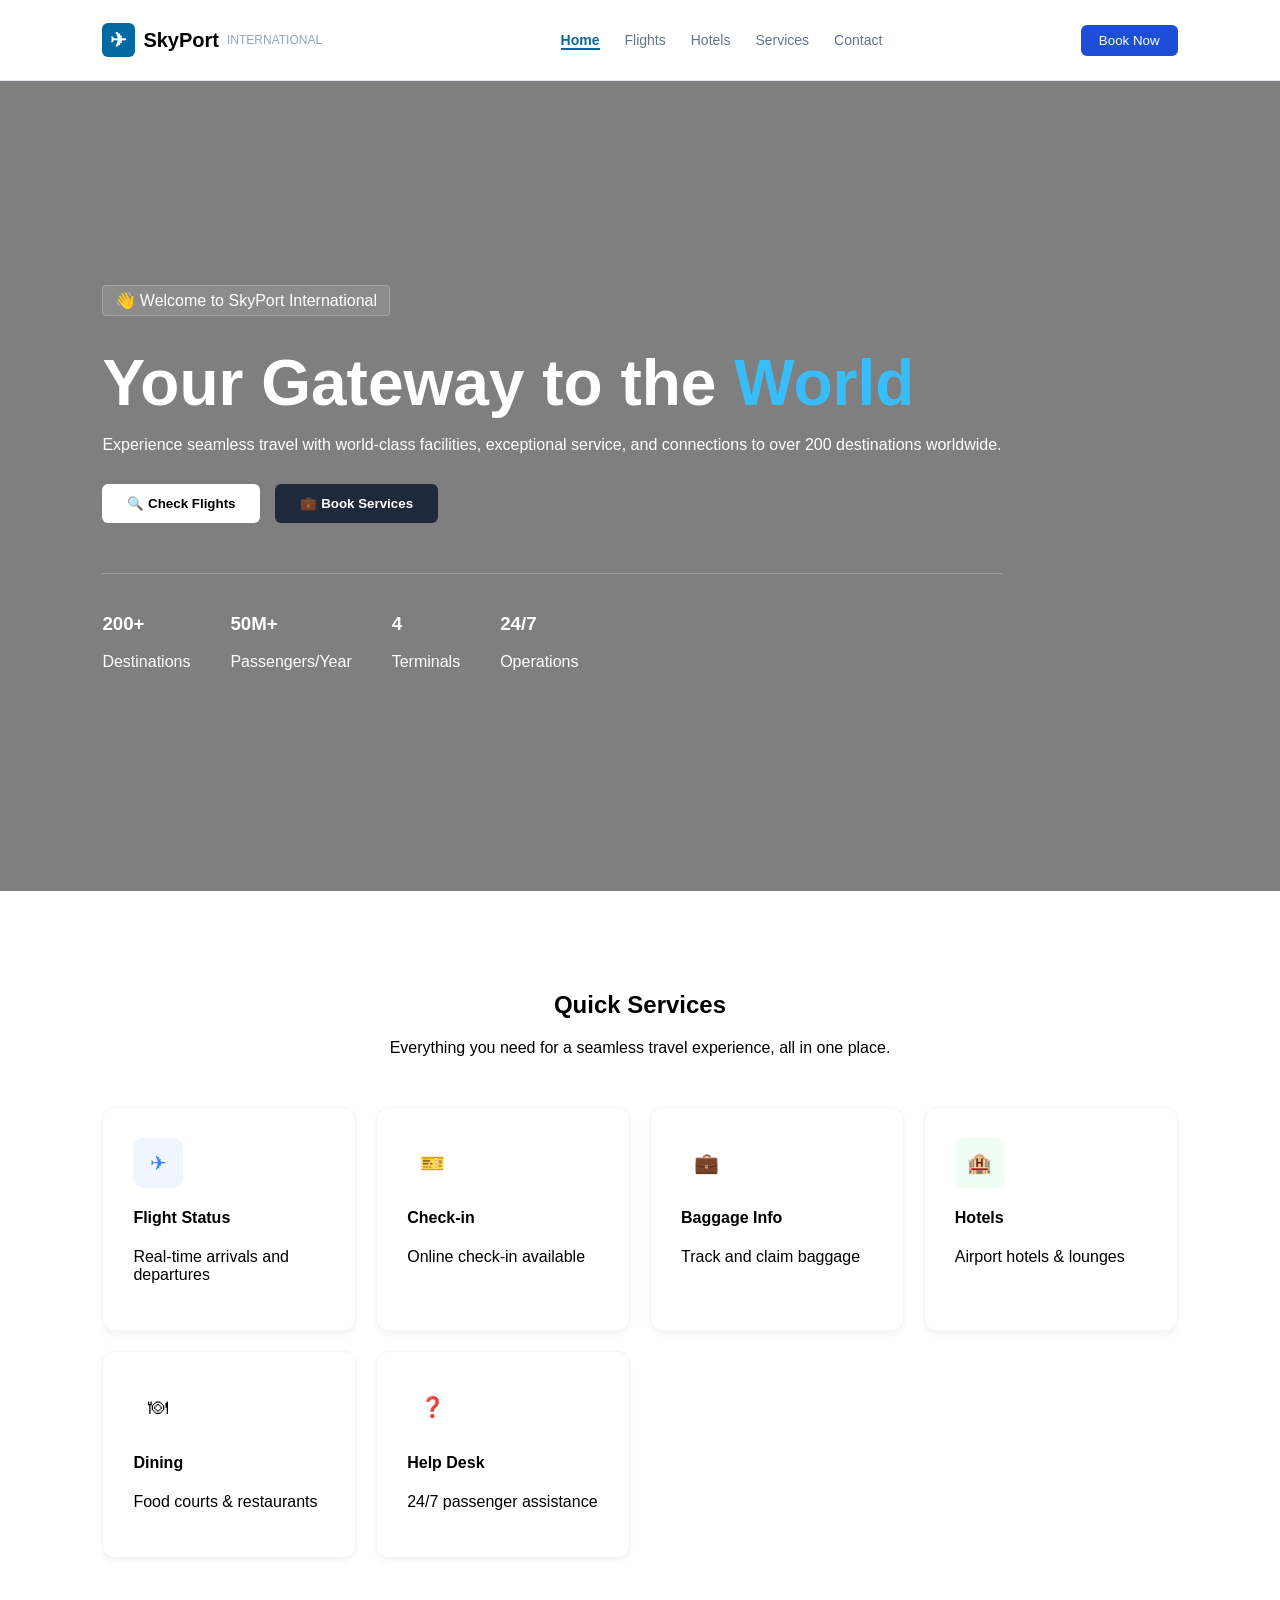
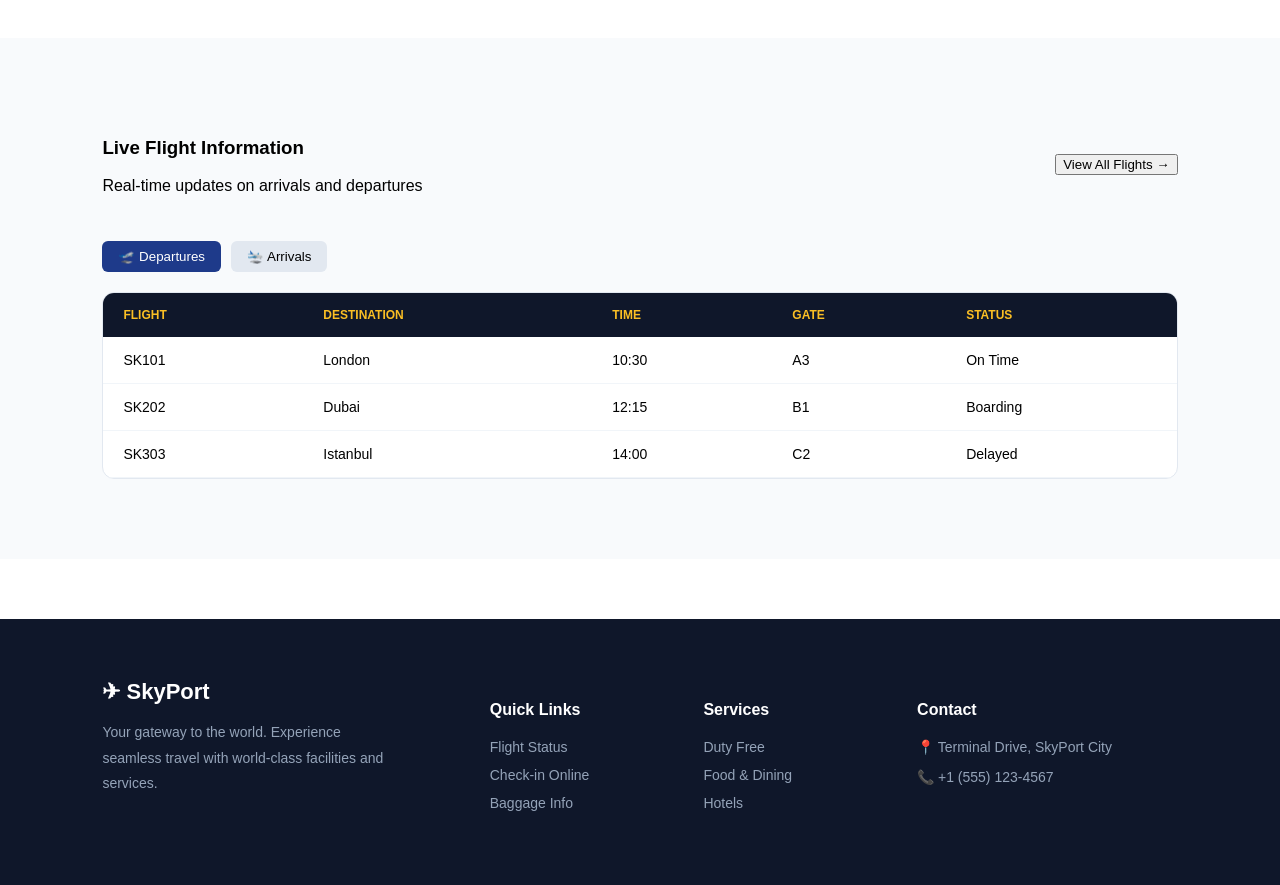
<file: index.html>
<!DOCTYPE html>
<html lang="en">

<head>
    <meta charset="UTF-8">
    <meta name="viewport" content="width=device-width, initial-scale=1.0">
    <title>SkyPort International | Home</title>
    <link rel="stylesheet" href="hero.css">
    <style>
        /* ===== NAVBAR MOBILE ===== */
        .menu-btn {
            display: none;
            font-size: 26px;
            cursor: pointer;
        }

        @media (max-width: 768px) {
            .menu-btn {
                display: block;
            }

            .nav-links {
                position: absolute;
                top: 70px;
                right: 0;
                background: #fff;
                width: 100%;
                flex-direction: column;
                display: none;
            }

            .nav-links.show {
                display: flex;
            }

            .nav-links li {
                padding: 15px;
                text-align: center;
            }

            .btn-book-top {
                display: none;
            }
        }

        /* ===== HERO RESPONSIVE ===== */
        @media (max-width: 768px) {
            .hero-content h1 {
                font-size: 32px;
            }

            .hero-stats {
                grid-template-columns: repeat(2, 1fr);
                gap: 15px;
            }
        }

        /* ===== SERVICES GRID ===== */
        .services-grid {
            display: grid;
            grid-template-columns: repeat(auto-fit, minmax(200px, 1fr));
            gap: 20px;
        }

        /* ===== TABLE RESPONSIVE ===== */
        .table-container {
            overflow-x: auto;
        }

        table {
            width: 100%;
            min-width: 600px;
        }

        /* ===== FOOTER ===== */
        @media (max-width: 768px) {
            .footer-grid {
                grid-template-columns: 1fr;
                text-align: center;
                gap: 30px;
            }
        }
    </style>
</head>

<body>

    <nav class="navbar">
        <div class="logo">
            <div class="logo-box">✈</div> SkyPort <span>INTERNATIONAL</span>
        </div>
        <ul class="nav-links">
            <li><a href="index.html" class="active">Home</a></li>
            <li><a href="flight.html">Flights</a></li>
            <li><a href="hotel.html">Hotels</a></li>
            <li><a href="service.html">Services</a></li>
            <li><a href="contact.html">Contact</a></li>
        </ul>
        <button class="btn-book-top">Book Now</button>
    </nav>

    <header class="main-hero">
        <div class="hero-content">
            <div class="welcome-tag">👋 Welcome to SkyPort International</div>
            <h1>Your Gateway to the <span class="blue-text">World</span></h1>
            <p>Experience seamless travel with world-class facilities, exceptional service, and connections to over 200
                destinations worldwide.</p>
            <div class="hero-btns">
                <button class="btn-light">🔍 Check Flights</button>
                <button class="btn-dark">💼 Book Services</button>
            </div>

            <div class="hero-stats">
                <div class="stat">
                    <h3>200+</h3>
                    <p>Destinations</p>
                </div>
                <div class="stat">
                    <h3>50M+</h3>
                    <p>Passengers/Year</p>
                </div>
                <div class="stat">
                    <h3>4</h3>
                    <p>Terminals</p>
                </div>
                <div class="stat">
                    <h3>24/7</h3>
                    <p>Operations</p>
                </div>
            </div>
        </div>
    </header>

    <section class="section-padding">
        <div class="center-text">
            <h2>Quick Services</h2>
            <p>Everything you need for a seamless travel experience, all in one place.</p>
        </div>

        <div class="services-grid">
            <div class="s-card">
                <div class="icon-bg blue">✈</div>
                <h4>Flight Status</h4>
                <p>Real-time arrivals and departures</p>
            </div>
            <div class="s-card">
                <div class="icon-bg sky">🎫</div>
                <h4>Check-in</h4>
                <p>Online check-in available</p>
            </div>
            <div class="s-card">
                <div class="icon-bg cyan">💼</div>
                <h4>Baggage Info</h4>
                <p>Track and claim baggage</p>
            </div>
            <div class="s-card">
                <div class="icon-bg green">🏨</div>
                <h4>Hotels</h4>
                <p>Airport hotels & lounges</p>
            </div>
            <div class="s-card">
                <div class="icon-bg orange">🍽</div>
                <h4>Dining</h4>
                <p>Food courts & restaurants</p>
            </div>
            <div class="s-card">
                <div class="icon-bg dark-blue">❓</div>
                <h4>Help Desk</h4>
                <p>24/7 passenger assistance</p>
            </div>
        </div>
    </section>

    <section class="section-padding gray-bg">
        <div class="flex-header">
            <div>
                <h3>Live Flight Information</h3>
                <p>Real-time updates on arrivals and departures</p>
            </div>
            <button class="btn-outline">View All Flights →</button>
        </div>

        <div class="flight-tabs">
            <button class="tab active">🛫 Departures</button>
            <button class="tab">🛬 Arrivals</button>
        </div>

        <div class="table-container">
            <table>
                <thead>
                    <tr>
                        <th>FLIGHT</th>
                        <th>DESTINATION</th>
                        <th>TIME</th>
                        <th>GATE</th>
                        <th>STATUS</th>
                    </tr>
                </thead>
                <tbody id="homeFlights">
                </tbody>
            </table>
        </div>
    </section>

    <footer class="main-footer">
        <div class="footer-grid">
            <div class="footer-brand">
                <div class="logo white">✈ SkyPort</div>
                <p>Your gateway to the world. Experience seamless travel with world-class facilities and services.</p>
            </div>
            <div class="footer-col">
                <h4>Quick Links</h4>
                <ul>
                    <li>Flight Status</li>
                    <li>Check-in Online</li>
                    <li>Baggage Info</li>
                </ul>
            </div>
            <div class="footer-col">
                <h4>Services</h4>
                <ul>
                    <li>Duty Free</li>
                    <li>Food & Dining</li>
                    <li>Hotels</li>
                </ul>
            </div>
            <div class="footer-col">
                <h4>Contact</h4>
                <p>📍 Terminal Drive, SkyPort City</p>
                <p>📞 +1 (555) 123-4567</p>
            </div>
        </div>
    </footer>

    <script>
        /* ===== MOBILE NAVBAR TOGGLE ===== */
        const navbar = document.querySelector(".navbar");
        const navLinks = document.querySelector(".nav-links");

        const menuBtn = document.createElement("div");
        menuBtn.className = "menu-btn";
        menuBtn.innerHTML = "☰";
        navbar.appendChild(menuBtn);

        menuBtn.addEventListener("click", () => {
            navLinks.classList.toggle("show");
        });


        /* ===== FLIGHT DATA ===== */
        const departures = [
            { flight: "SK101", dest: "London", time: "10:30", gate: "A3", status: "On Time" },
            { flight: "SK202", dest: "Dubai", time: "12:15", gate: "B1", status: "Boarding" },
            { flight: "SK303", dest: "Istanbul", time: "14:00", gate: "C2", status: "Delayed" }
        ];

        const arrivals = [
            { flight: "SK404", dest: "Nairobi", time: "09:45", gate: "D4", status: "Arrived" },
            { flight: "SK505", dest: "Doha", time: "11:20", gate: "A1", status: "Landing" }
        ];

        const tableBody = document.getElementById("homeFlights");
        const tabs = document.querySelectorAll(".tab");

        /* ===== LOAD FLIGHTS ===== */
        function loadFlights(data) {
            tableBody.innerHTML = "";
            data.forEach(f => {
                tableBody.innerHTML += `
            <tr>
                <td>${f.flight}</td>
                <td>${f.dest}</td>
                <td>${f.time}</td>
                <td>${f.gate}</td>
                <td class="status">${f.status}</td>
            </tr>
        `;
            });
        }

        /* DEFAULT */
        loadFlights(departures);

        /* ===== TAB SWITCH ===== */
        tabs.forEach((tab, index) => {
            tab.addEventListener("click", () => {
                tabs.forEach(t => t.classList.remove("active"));
                tab.classList.add("active");

                index === 0 ? loadFlights(departures) : loadFlights(arrivals);
            });
        });
    </script>

</body>

</html>
</file>
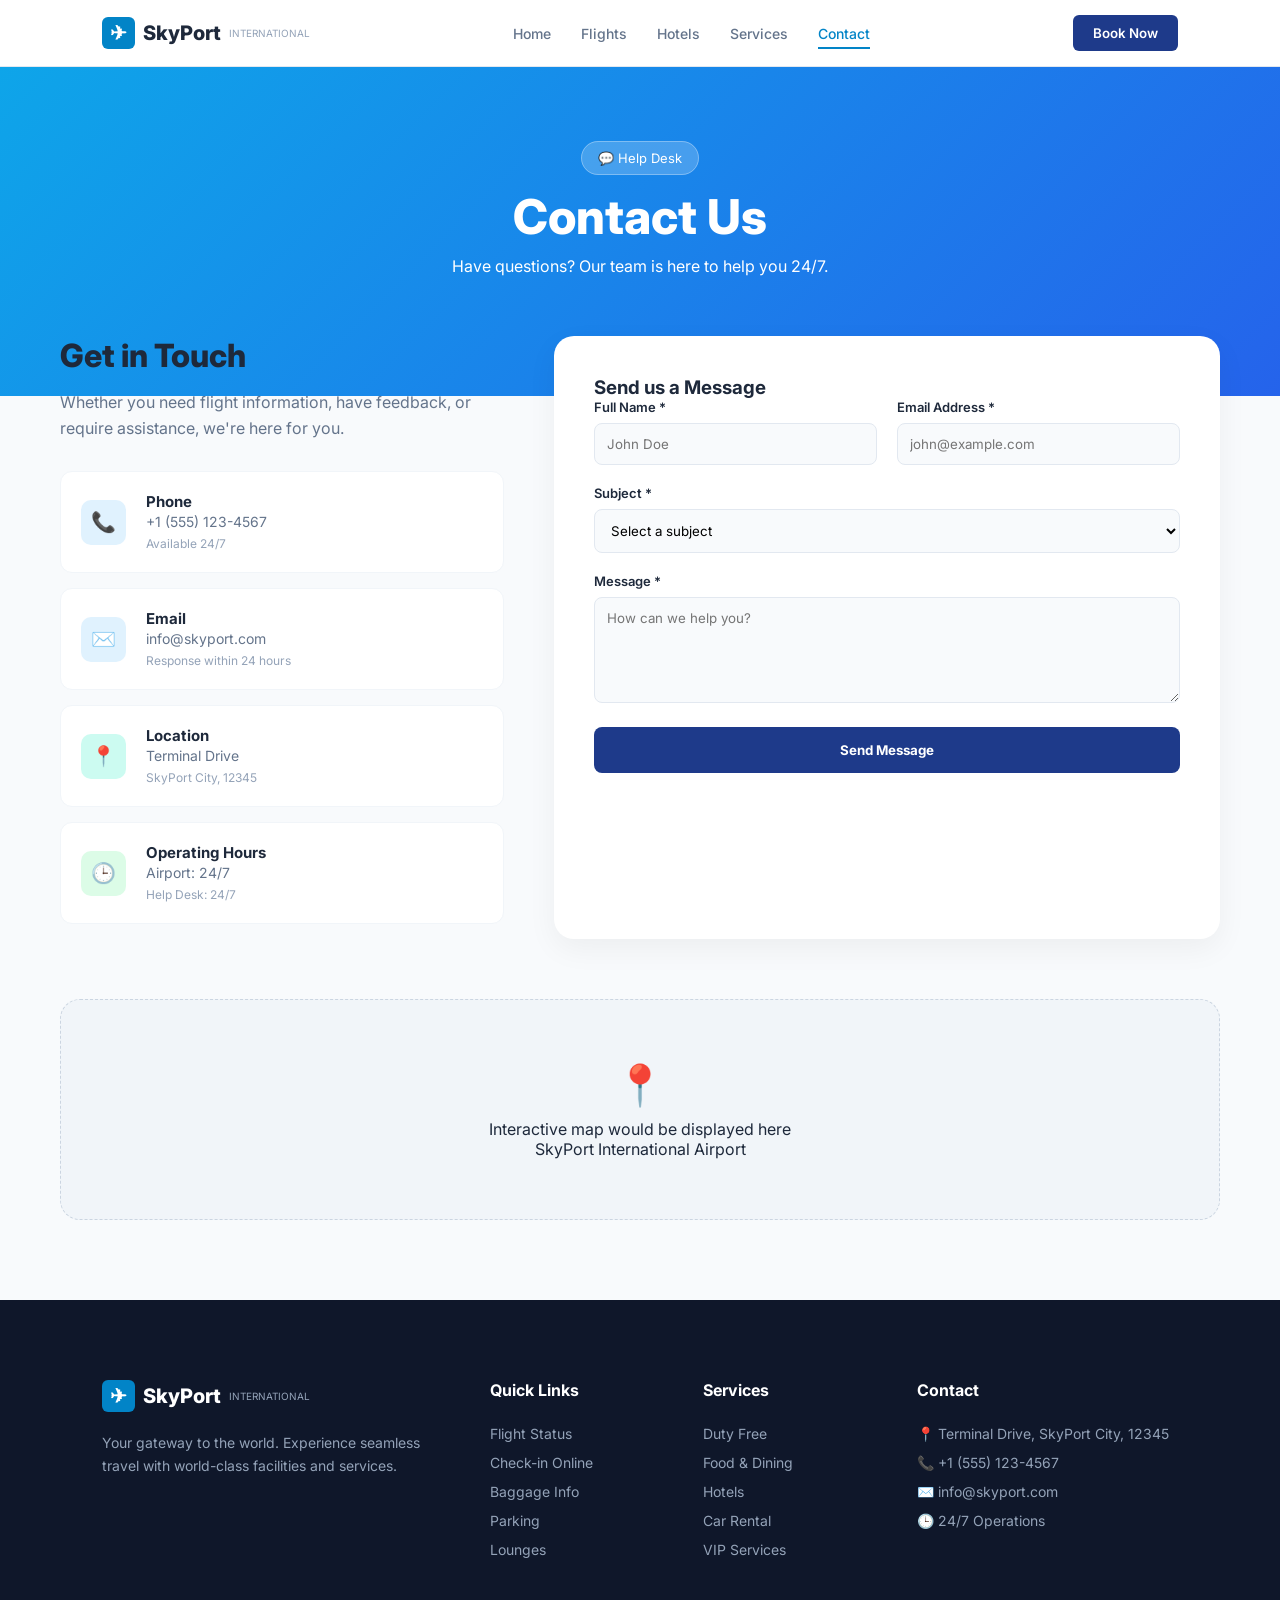
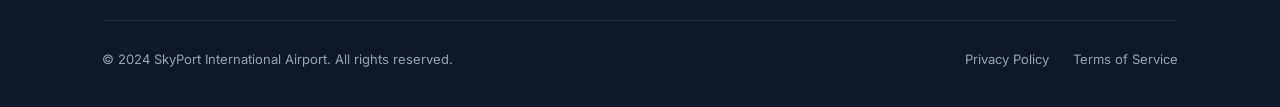
<file: contact.html>
<!DOCTYPE html>
<html lang="en">

<head>
    <meta charset="UTF-8">
    <meta name="viewport" content="width=device-width, initial-scale=1.0">
    <title>Contact Us - SkyPort International</title>
    <link rel="stylesheet" href="contact.css">
    <link href="https://fonts.googleapis.com/css2?family=Inter:wght@400;500;600;700;800&display=swap" rel="stylesheet">
    <style>
        /* ===== MOBILE NAVBAR ===== */
        .menu-btn {
            display: none;
            font-size: 26px;
            cursor: pointer;
        }

        @media (max-width: 768px) {
            .menu-btn {
                display: block;
            }

            .nav-links {
                position: absolute;
                top: 70px;
                right: 0;
                width: 100%;
                background: #fff;
                flex-direction: column;
                display: none;
                z-index: 100;
            }

            .nav-links.show {
                display: flex;
            }

            .nav-links li {
                padding: 15px;
                text-align: center;
            }

            .btn-book-nav {
                display: none;
            }
        }

        /* ===== HERO ===== */
        @media (max-width: 768px) {
            .contact-hero h1 {
                font-size: 32px;
            }

            .contact-hero p {
                font-size: 14px;
            }
        }

        /* ===== CONTACT GRID ===== */
        @media (max-width: 768px) {
            .contact-grid {
                grid-template-columns: 1fr;
                gap: 30px;
            }
        }

        /* ===== FORM ===== */
        @media (max-width: 768px) {
            .form-row {
                grid-template-columns: 1fr;
            }
        }

        /* ===== MAP SECTION ===== */
        @media (max-width: 768px) {
            .map-section {
                padding: 30px 20px;
                text-align: center;
            }
        }

        /* ===== FOOTER ===== */
        @media (max-width: 768px) {
            .footer-grid {
                grid-template-columns: 1fr;
                gap: 25px;
                text-align: center;
            }

            .footer-bottom {
                flex-direction: column;
                gap: 10px;
            }

            .legal-links {
                justify-content: center;
                gap: 15px;
            }
        }
    </style>
</head>

<body>

    <nav class="navbar">
        <div class="logo">
            <div class="logo-box">✈</div> SkyPort <span>INTERNATIONAL</span>
        </div>
        <ul class="nav-links">
            <li><a href="index.html">Home</a></li>
            <li><a href="flight.html">Flights</a></li>
            <li><a href="hotel.html">Hotels</a></li>
            <li><a href="service.html">Services</a></li>
            <li><a href="contact.html" class="active">Contact</a></li>
        </ul>
        <button class="btn-book-nav">Book Now</button>
    </nav>

    <header class="contact-hero">
        <div class="hero-content">
            <span class="hero-badge">💬 Help Desk</span>
            <h1>Contact Us</h1>
            <p>Have questions? Our team is here to help you 24/7.</p>
        </div>
    </header>

    <main class="contact-wrapper">
        <div class="contact-grid">
            <div class="get-in-touch">
                <h2>Get in Touch</h2>
                <p class="subtitle">Whether you need flight information, have feedback, or require assistance, we're
                    here for you.</p>

                <div class="info-card">
                    <div class="icon-box blue">📞</div>
                    <div class="info-details">
                        <span class="label">Phone</span>
                        <span class="value">+1 (555) 123-4567</span>
                        <span class="note">Available 24/7</span>
                    </div>
                </div>

                <div class="info-card">
                    <div class="icon-box sky">✉️</div>
                    <div class="info-details">
                        <span class="label">Email</span>
                        <span class="value">info@skyport.com</span>
                        <span class="note">Response within 24 hours</span>
                    </div>
                </div>

                <div class="info-card">
                    <div class="icon-box teal">📍</div>
                    <div class="info-details">
                        <span class="label">Location</span>
                        <span class="value">Terminal Drive</span>
                        <span class="note">SkyPort City, 12345</span>
                    </div>
                </div>

                <div class="info-card">
                    <div class="icon-box green">🕒</div>
                    <div class="info-details">
                        <span class="label">Operating Hours</span>
                        <span class="value">Airport: 24/7</span>
                        <span class="note">Help Desk: 24/7</span>
                    </div>
                </div>
            </div>

            <div class="message-form-card">
                <h3>Send us a Message</h3>
                <form class="contact-form">
                    <div class="form-row">
                        <div class="form-group">
                            <label>Full Name *</label>
                            <input type="text" placeholder="John Doe" required>
                        </div>
                        <div class="form-group">
                            <label>Email Address *</label>
                            <input type="email" placeholder="john@example.com" required>
                        </div>
                    </div>

                    <div class="form-group">
                        <label>Subject *</label>
                        <select required>
                            <option value="">Select a subject</option>
                            <option value="flights">Flight Inquiry</option>
                            <option value="baggage">Baggage Claim</option>
                            <option value="other">Other</option>
                        </select>
                    </div>

                    <div class="form-group">
                        <label>Message *</label>
                        <textarea placeholder="How can we help you?" rows="5" required></textarea>
                    </div>

                    <button type="submit" class="btn-send">
                        Send Message
                    </button>
                </form>
            </div>
        </div>

        <div class="map-section">
            <div class="map-icon">📍</div>
            <p>Interactive map would be displayed here</p>
            <span>SkyPort International Airport</span>
        </div>
    </main>

    <footer class="footer-dark">
        <div class="footer-grid">
            <div class="footer-brand">
                <div class="logo white">
                    <div class="logo-box">✈</div> SkyPort <span>INTERNATIONAL</span>
                </div>
                <p>Your gateway to the world. Experience seamless travel with world-class facilities and services.</p>
            </div>
            <div class="footer-links">
                <h5>Quick Links</h5>
                <ul>
                    <li>Flight Status</li>
                    <li>Check-in Online</li>
                    <li>Baggage Info</li>
                    <li>Parking</li>
                    <li>Lounges</li>
                </ul>
            </div>
            <div class="footer-links">
                <h5>Services</h5>
                <ul>
                    <li>Duty Free</li>
                    <li>Food & Dining</li>
                    <li>Hotels</li>
                    <li>Car Rental</li>
                    <li>VIP Services</li>
                </ul>
            </div>
            <div class="footer-contact">
                <h5>Contact</h5>
                <p>📍 Terminal Drive, SkyPort City, 12345</p>
                <p>📞 +1 (555) 123-4567</p>
                <p>✉️ info@skyport.com</p>
                <p>🕒 24/7 Operations</p>
            </div>
        </div>
        <div class="footer-bottom">
            <p>© 2024 SkyPort International Airport. All rights reserved.</p>
            <div class="legal-links">
                <span>Privacy Policy</span>
                <span>Terms of Service</span>
            </div>
        </div>
    </footer>

    <script>
        /* ===== MOBILE NAVBAR ===== */
        const navbar = document.querySelector(".navbar");
        const navLinks = document.querySelector(".nav-links");

        const menuBtn = document.createElement("div");
        menuBtn.className = "menu-btn";
        menuBtn.innerHTML = "☰";
        navbar.appendChild(menuBtn);

        menuBtn.addEventListener("click", () => {
            navLinks.classList.toggle("show");
        });


        /* ===== CONTACT FORM ===== */
        const contactForm = document.querySelector(".contact-form");

        contactForm.addEventListener("submit", function (e) {
            e.preventDefault();

            const name = contactForm.querySelector("input[type='text']").value.trim();
            const email = contactForm.querySelector("input[type='email']").value.trim();
            const subject = contactForm.querySelector("select").value;
            const message = contactForm.querySelector("textarea").value.trim();

            if (!name || !email || !subject || !message) {
                alert("⚠️ Please fill in all required fields.");
                return;
            }

            alert("✅ Your message has been sent successfully! Our team will contact you soon.");
            contactForm.reset();
        });
    </script>

</body>

</html>
</file>
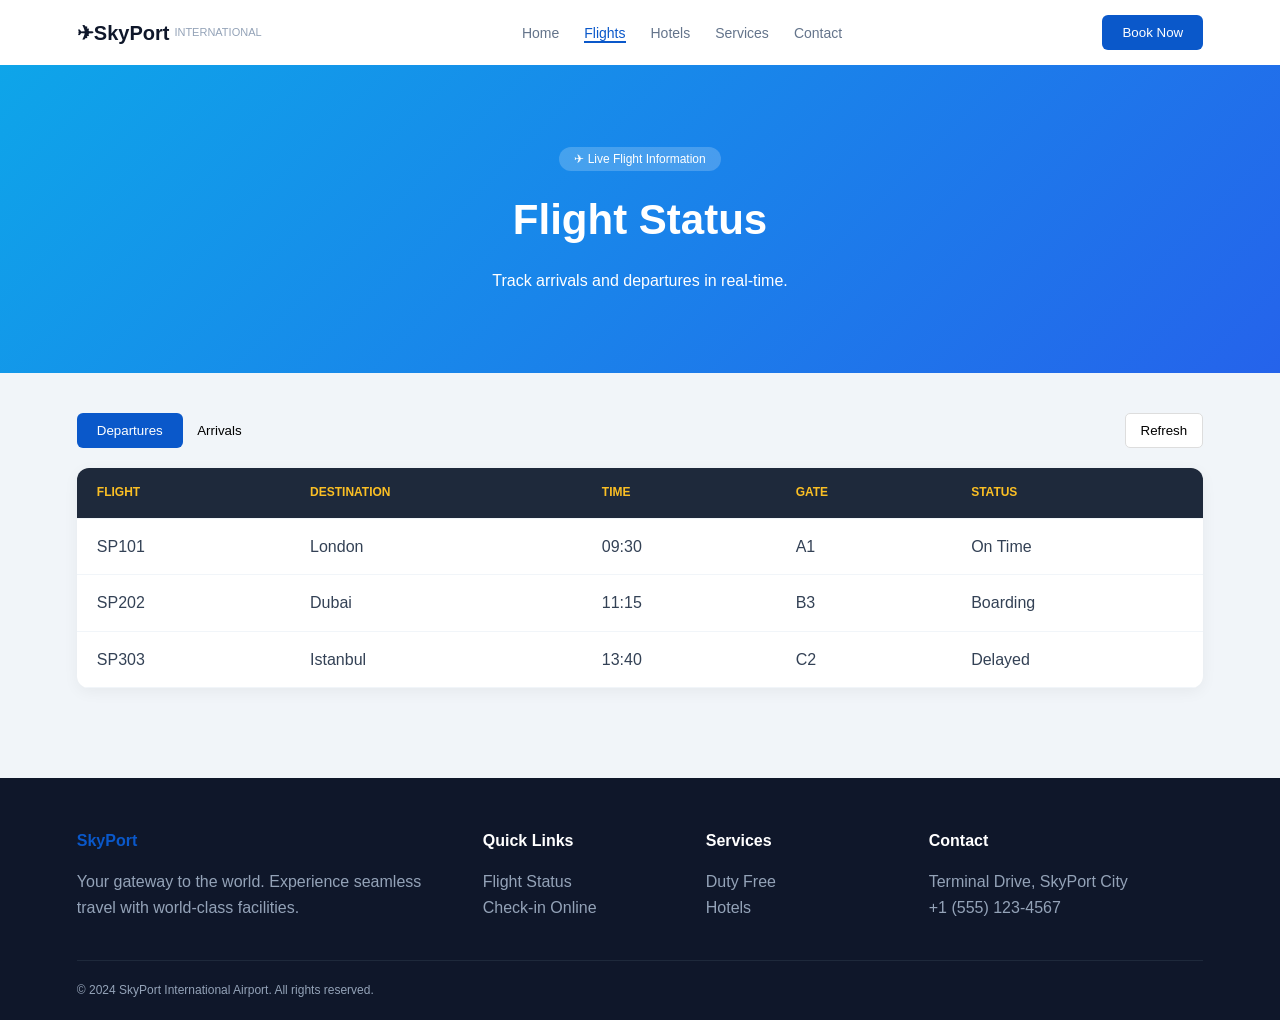
<file: flight.html>
<!DOCTYPE html>
<html lang="en">

<head>
    <link rel="stylesheet" href="style.css">
    <title>SkyPort - Flights</title>
    <style>
        /* ===== MOBILE NAVBAR ===== */
        .menu-btn {
            display: none;
            font-size: 26px;
            cursor: pointer;
        }

        @media (max-width: 768px) {
            .menu-btn {
                display: block;
            }

            .nav-links {
                position: absolute;
                top: 70px;
                right: 0;
                width: 100%;
                background: #fff;
                flex-direction: column;
                display: none;
            }

            .nav-links.show {
                display: flex;
            }

            .nav-links li {
                padding: 15px;
                text-align: center;
            }

            .btn-book {
                display: none;
            }
        }

        /* ===== HERO ===== */
        @media (max-width: 768px) {
            .hero-header h1 {
                font-size: 30px;
            }

            .hero-header p {
                font-size: 14px;
            }
        }

        /* ===== TABLE RESPONSIVE ===== */
        .table-wrapper {
            overflow-x: auto;
        }

        table {
            width: 100%;
            min-width: 600px;
        }

        /* ===== FOOTER ===== */
        @media (max-width: 768px) {
            .footer-grid {
                grid-template-columns: 1fr;
                gap: 25px;
                text-align: center;
            }
        }
    </style>
</head>

<body>
    <nav class="navbar">
        <div class="logo">
            <div class="logo-box">✈</div> SkyPort <span>INTERNATIONAL</span>
        </div>
        <ul class="nav-links">
            <li><a href="index.html">Home</a></li>
            <li><a href="flight.html" class="active">Flights</a></li>
            <li><a href="hotel.html">Hotels</a></li>
            <li><a href="service.html">Services</a></li>
            <li><a href="contact.html">Contact</a></li>
        </ul>
        <button class="btn-book">Book Now</button>
    </nav>

    <header class="hero-header">
        <span class="badge">✈ Live Flight Information</span>
        <h1>Flight Status</h1>
        <p>Track arrivals and departures in real-time.</p>
    </header>

    <main class="content-section">
        <div style="display:flex; justify-content:space-between; margin-bottom:20px;">
            <div>
                <button class="btn-book">Departures</button>
                <button style="border:none; background:none; margin-left:10px; cursor:pointer;">Arrivals</button>
            </div>
            <button id="refreshBtn"
                style="padding:8px 15px; border-radius:5px; border:1px solid #ddd; background:white;">Refresh</button>
        </div>

        <div class="table-wrapper">
            <table>
                <thead>
                    <tr>
                        <th>Flight</th>
                        <th>Destination</th>
                        <th>Time</th>
                        <th>Gate</th>
                        <th>Status</th>
                    </tr>
                </thead>
                <tbody id="flightBody">
                </tbody>
            </table>
        </div>
    </main>

    <footer class="footer">
        <div class="footer-grid">
            <div>
                <h4 style="color:var(--primary-blue)">SkyPort</h4>
                <p>Your gateway to the world. Experience seamless travel with world-class facilities.</p>
            </div>
            <div>
                <h4>Quick Links</h4>
                <p>Flight Status</p>
                <p>Check-in Online</p>
            </div>
            <div>
                <h4>Services</h4>
                <p>Duty Free</p>
                <p>Hotels</p>
            </div>
            <div>
                <h4>Contact</h4>
                <p>Terminal Drive, SkyPort City</p>
                <p>+1 (555) 123-4567</p>
            </div>
        </div>
        <div class="footer-bottom">© 2024 SkyPort International Airport. All rights reserved.</div>
    </footer>

    <script>
        /* ===== NAVBAR MOBILE ===== */
        const navbar = document.querySelector(".navbar");
        const navLinks = document.querySelector(".nav-links");

        const menuBtn = document.createElement("div");
        menuBtn.className = "menu-btn";
        menuBtn.innerHTML = "☰";
        navbar.appendChild(menuBtn);

        menuBtn.addEventListener("click", () => {
            navLinks.classList.toggle("show");
        });


        /* ===== FLIGHT DATA ===== */
        const departures = [
            { flight: "SP101", dest: "London", time: "09:30", gate: "A1", status: "On Time" },
            { flight: "SP202", dest: "Dubai", time: "11:15", gate: "B3", status: "Boarding" },
            { flight: "SP303", dest: "Istanbul", time: "13:40", gate: "C2", status: "Delayed" }
        ];

        const arrivals = [
            { flight: "SP404", dest: "Nairobi", time: "08:50", gate: "D1", status: "Arrived" },
            { flight: "SP505", dest: "Doha", time: "10:20", gate: "A4", status: "Landing" }
        ];

        let currentMode = "departures";
        const flightBody = document.getElementById("flightBody");
        const refreshBtn = document.getElementById("refreshBtn");
        const buttons = document.querySelectorAll(".content-section button");


        /* ===== LOAD TABLE ===== */
        function loadFlights(data) {
            flightBody.innerHTML = "";
            data.forEach(f => {
                flightBody.innerHTML += `
            <tr>
                <td>${f.flight}</td>
                <td>${f.dest}</td>
                <td>${f.time}</td>
                <td>${f.gate}</td>
                <td class="status">${f.status}</td>
            </tr>
        `;
            });
        }

        /* DEFAULT LOAD */
        loadFlights(departures);


        /* ===== DEPARTURES / ARRIVALS ===== */
        buttons[0].addEventListener("click", () => {
            currentMode = "departures";
            loadFlights(departures);
            buttons[0].classList.add("btn-book");
            buttons[1].classList.remove("btn-book");
        });

        buttons[1].addEventListener("click", () => {
            currentMode = "arrivals";
            loadFlights(arrivals);
            buttons[1].classList.add("btn-book");
            buttons[0].classList.remove("btn-book");
        });


        /* ===== REFRESH ===== */
        refreshBtn.addEventListener("click", () => {
            currentMode === "departures"
                ? loadFlights(departures)
                : loadFlights(arrivals);
        });
    </script>

</body>

</html>
</file>
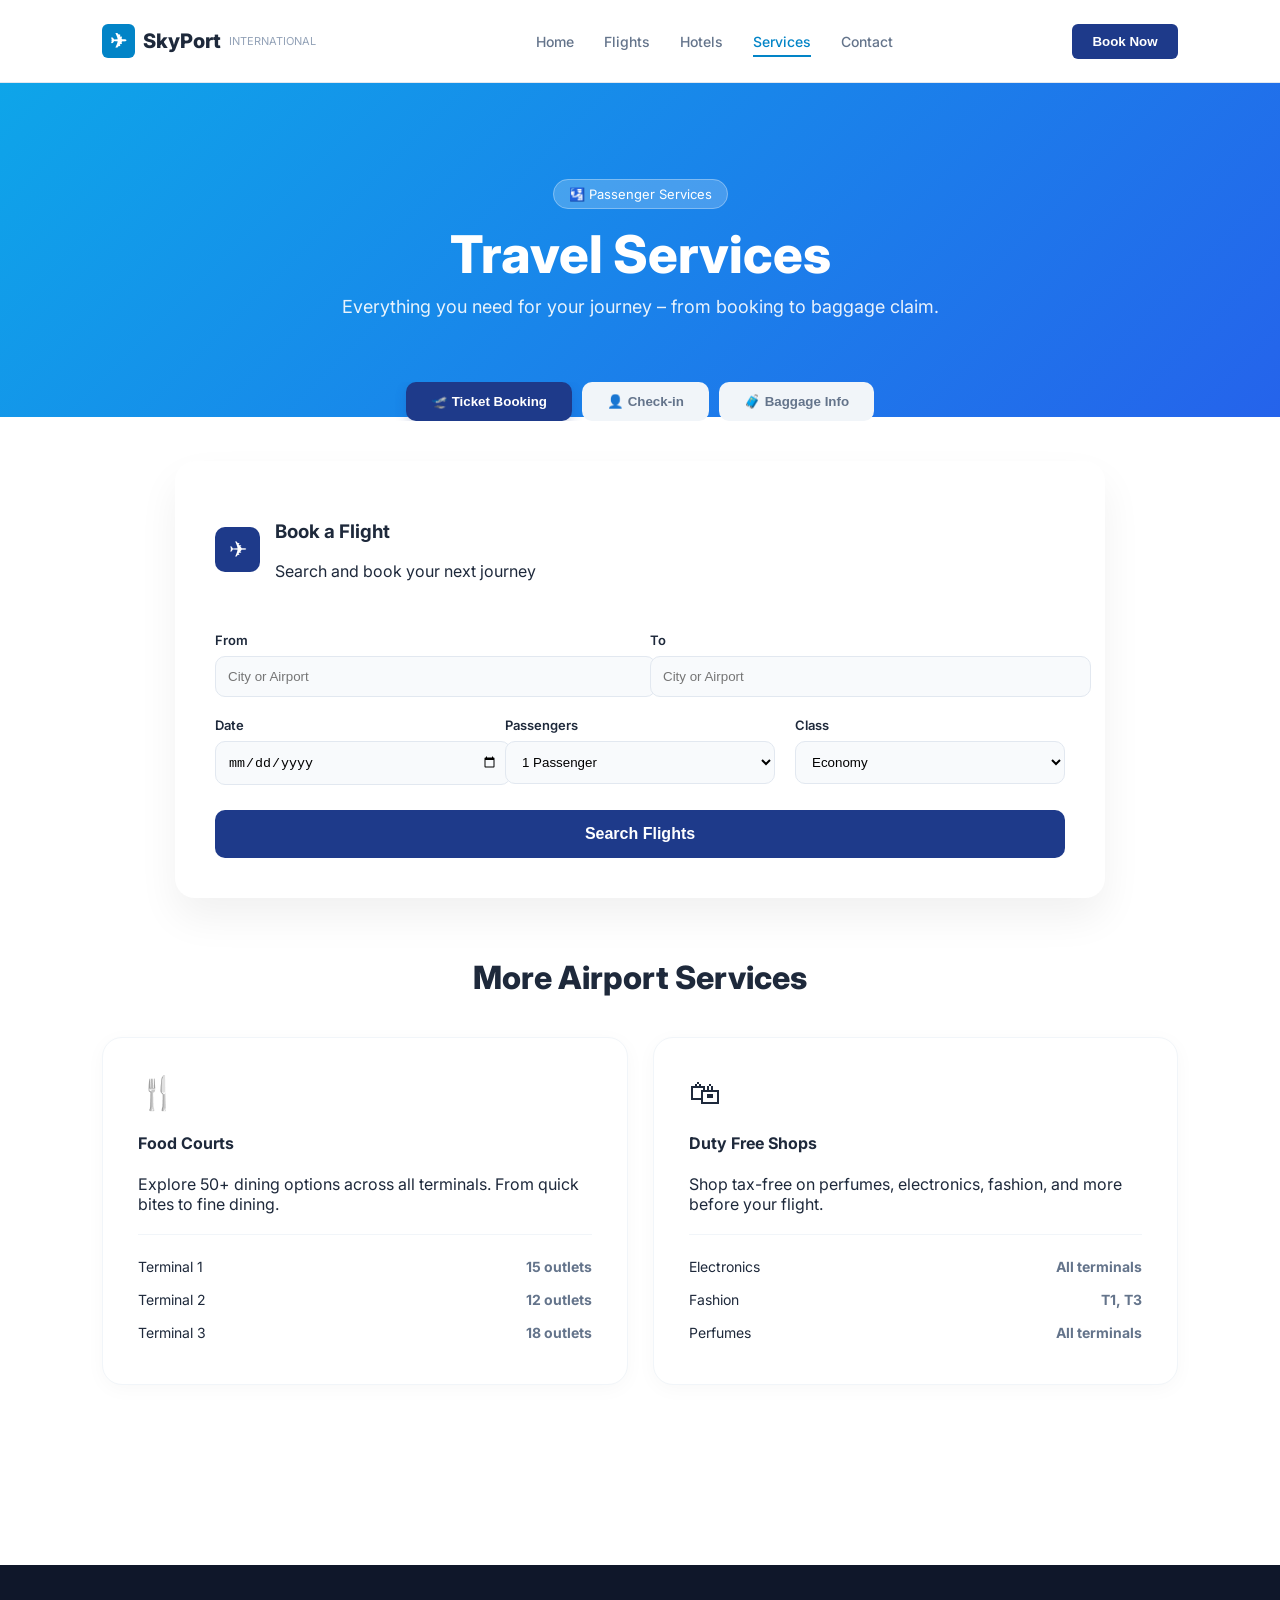
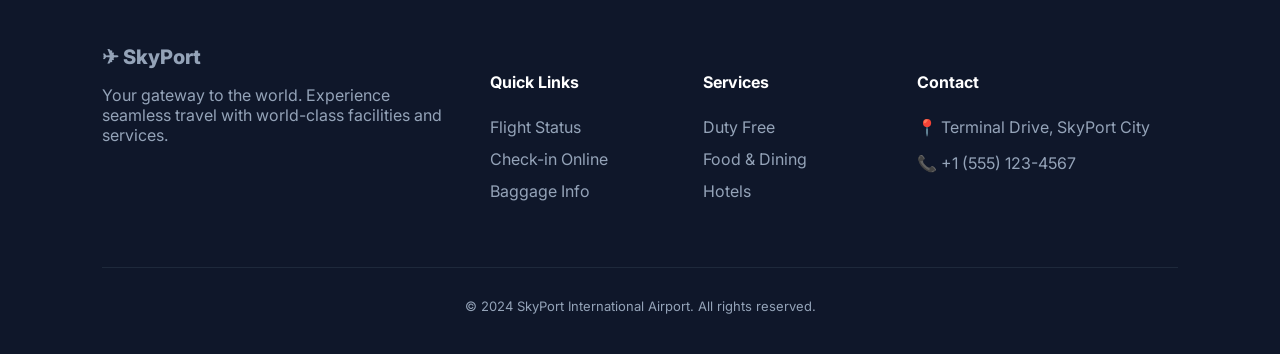
<file: service.html>
<!DOCTYPE html>
<html lang="en">

<head>
    <meta charset="UTF-8">
    <meta name="viewport" content="width=device-width, initial-scale=1.0">
    <title>Travel Services | SkyPort International</title>
    <link rel="stylesheet" href="service.css">
    <link href="https://fonts.googleapis.com/css2?family=Inter:wght@400;500;600;700;800&display=swap" rel="stylesheet">
    <style>
        /* ===== MOBILE NAVBAR ===== */
        .menu-btn {
            display: none;
            font-size: 26px;
            cursor: pointer;
        }

        @media (max-width: 768px) {
            .menu-btn {
                display: block;
            }

            .nav-links {
                position: absolute;
                top: 70px;
                right: 0;
                width: 100%;
                background: #fff;
                flex-direction: column;
                display: none;
                z-index: 100;
            }

            .nav-links.show {
                display: flex;
            }

            .nav-links li {
                padding: 15px;
                text-align: center;
            }

            .btn-primary {
                display: none;
            }
        }

        /* ===== HERO SECTION ===== */
        @media (max-width: 768px) {
            .hero-blue-section h1 {
                font-size: 32px;
            }

            .hero-blue-section p {
                font-size: 14px;
            }
        }

        /* ===== FORM RESPONSIVE ===== */
        @media (max-width: 768px) {

            .form-row,
            .form-row-tri {
                grid-template-columns: 1fr;
            }
        }

        /* ===== TABS ===== */
        .tabs-wrapper {
            overflow-x: auto;
            gap: 10px;
        }

        .tab-btn {
            white-space: nowrap;
        }

        /* ===== EXTRA SERVICES GRID ===== */
        .extra-services-grid {
            display: grid;
            grid-template-columns: repeat(auto-fit, minmax(260px, 1fr));
            gap: 25px;
        }

        /* ===== FOOTER ===== */
        @media (max-width: 768px) {
            .footer-grid {
                grid-template-columns: 1fr;
                text-align: center;
                gap: 25px;
            }
        }
    </style>
</head>

<body>

    <nav class="navbar">
        <div class="logo">
            <div class="logo-box">✈</div> SkyPort <span>INTERNATIONAL</span>
        </div>
        <ul class="nav-links">
            <li><a href="index.html">Home</a></li>
            <li><a href="flight.html">Flights</a></li>
            <li><a href="hotel.html">Hotels</a></li>
            <li><a href="service.html" class="active">Services</a></li>
            <li><a href="contact.html">Contact</a></li>
        </ul>
        <button class="btn-primary">Book Now</button>
    </nav>

    <header class="hero-blue-section">
        <div class="badge-container">
            <span class="service-badge">🛂 Passenger Services</span>
        </div>
        <h1>Travel Services</h1>
        <p>Everything you need for your journey – from booking to baggage claim.</p>
    </header>

    <main class="services-container">

        <div class="tabs-wrapper">
            <button class="tab-btn active">🛫 Ticket Booking</button>
            <button class="tab-btn">👤 Check-in</button>
            <button class="tab-btn">🧳 Baggage Info</button>
        </div>

        <div class="booking-card">
            <div class="card-header-flex">
                <div class="icon-square">✈</div>
                <div>
                    <h3>Book a Flight</h3>
                    <p>Search and book your next journey</p>
                </div>
            </div>

            <form class="booking-form">
                <div class="form-row">
                    <div class="form-group">
                        <label>From</label>
                        <input type="text" placeholder="City or Airport">
                    </div>
                    <div class="form-group">
                        <label>To</label>
                        <input type="text" placeholder="City or Airport">
                    </div>
                </div>

                <div class="form-row-tri">
                    <div class="form-group">
                        <label>Date</label>
                        <input type="date">
                    </div>
                    <div class="form-group">
                        <label>Passengers</label>
                        <select>
                            <option>1 Passenger</option>
                            <option>2 Passengers</option>
                        </select>
                    </div>
                    <div class="form-group">
                        <label>Class</label>
                        <select>
                            <option>Economy</option>
                            <option>Business</option>
                        </select>
                    </div>
                </div>

                <button type="submit" class="search-btn">Search Flights</button>
            </form>
        </div>

        <h2 class="sub-heading">More Airport Services</h2>

        <div class="extra-services-grid">
            <div class="info-card">
                <div class="info-icon yellow">🍴</div>
                <h4>Food Courts</h4>
                <p>Explore 50+ dining options across all terminals. From quick bites to fine dining.</p>
                <div class="terminal-info">
                    <div class="t-line"><span>Terminal 1</span> <span>15 outlets</span></div>
                    <div class="t-line"><span>Terminal 2</span> <span>12 outlets</span></div>
                    <div class="t-line"><span>Terminal 3</span> <span>18 outlets</span></div>
                </div>
            </div>

            <div class="info-card">
                <div class="info-icon sky">🛍</div>
                <h4>Duty Free Shops</h4>
                <p>Shop tax-free on perfumes, electronics, fashion, and more before your flight.</p>
                <div class="terminal-info">
                    <div class="t-line"><span>Electronics</span> <span>All terminals</span></div>
                    <div class="t-line"><span>Fashion</span> <span>T1, T3</span></div>
                    <div class="t-line"><span>Perfumes</span> <span>All terminals</span></div>
                </div>
            </div>
        </div>
    </main>

    <footer class="footer-dark">
        <div class="footer-grid">
            <div class="footer-about">
                <div class="logo white">✈ SkyPort</div>
                <p>Your gateway to the world. Experience seamless travel with world-class facilities and services.</p>
            </div>
            <div class="footer-links">
                <h5>Quick Links</h5>
                <ul>
                    <li>Flight Status</li>
                    <li>Check-in Online</li>
                    <li>Baggage Info</li>
                </ul>
            </div>
            <div class="footer-links">
                <h5>Services</h5>
                <ul>
                    <li>Duty Free</li>
                    <li>Food & Dining</li>
                    <li>Hotels</li>
                </ul>
            </div>
            <div class="footer-contact">
                <h5>Contact</h5>
                <p>📍 Terminal Drive, SkyPort City</p>
                <p>📞 +1 (555) 123-4567</p>
            </div>
        </div>
        <div class="footer-bottom">© 2024 SkyPort International Airport. All rights reserved.</div>
    </footer>

    <script>
        /* ===== MOBILE NAVBAR ===== */
        const navbar = document.querySelector(".navbar");
        const navLinks = document.querySelector(".nav-links");

        const menuBtn = document.createElement("div");
        menuBtn.className = "menu-btn";
        menuBtn.innerHTML = "☰";
        navbar.appendChild(menuBtn);

        menuBtn.addEventListener("click", () => {
            navLinks.classList.toggle("show");
        });


        /* ===== TABS SYSTEM ===== */
        const tabs = document.querySelectorAll(".tab-btn");
        const bookingCard = document.querySelector(".booking-card");

        tabs.forEach(tab => {
            tab.addEventListener("click", () => {
                tabs.forEach(t => t.classList.remove("active"));
                tab.classList.add("active");

                // demo text change (real app would load new content)
                const title = bookingCard.querySelector("h3");
                const desc = bookingCard.querySelector("p");

                if (tab.innerText.includes("Ticket")) {
                    title.innerText = "Book a Flight";
                    desc.innerText = "Search and book your next journey";
                }
                else if (tab.innerText.includes("Check")) {
                    title.innerText = "Online Check-in";
                    desc.innerText = "Save time by checking in online";
                }
                else {
                    title.innerText = "Baggage Information";
                    desc.innerText = "Track baggage rules and allowances";
                }
            });
        });


        /* ===== FORM SUBMIT (DEMO) ===== */
        const form = document.querySelector(".booking-form");

        form.addEventListener("submit", (e) => {
            e.preventDefault();
            alert("🔍 Searching flights... (Demo)");
        });
    </script>

</body>

</html>
</file>
<file: hero.css>
:root {
    --primary: #0369a1;
    --dark: #0f172a;
    --light-bg: #f8fafc;
    --white: #ffffff;
}

body { margin: 0; font-family: 'Inter', sans-serif; background: var(--white); }

/* Navigation */
.navbar {
    display: flex; justify-content: space-between; align-items: center;
    padding: 15px 8%; border-bottom: 1px solid #e2e8f0; background: white;
}
.logo { font-weight: bold; font-size: 20px; display: flex; align-items: center; gap: 8px; }
.logo-box { background: var(--primary); color: white; padding: 5px 8px; border-radius: 6px; }
.logo span { color: #94a3b8; font-size: 12px; font-weight: 400; }
.nav-links { display: flex; list-style: none; gap: 25px; }
.nav-links a { text-decoration: none; color: #64748b; font-size: 14px; }
.nav-links a.active { color: var(--primary); font-weight: 600; border-bottom: 2px solid var(--primary); }
.btn-book-top { background: #1d4ed8; color: white; border: none; padding: 8px 18px; border-radius: 6px; cursor: pointer; }

/* Hero Section */
.main-hero {
    background: linear-gradient(rgba(0,0,0,0.5), rgba(0,0,0,0.5)), 
                url('https://images.unsplash.com/photo-1542296332-2e4473faf563?q=80&w=2070') center/cover;
    height: 90vh; display: flex; align-items: center; padding: 0 8%; color: white;
}
.welcome-tag { background: rgba(255,255,255,0.1); display: inline-block; padding: 5px 12px; border-radius: 4px; border: 1px solid rgba(255,255,255,0.2); margin-bottom: 20px; }
.main-hero h1 { font-size: 64px; margin: 10px 0; }
.blue-text { color: #38bdf8; }
.hero-btns { display: flex; gap: 15px; margin: 30px 0; }
.btn-light { background: white; border: none; padding: 12px 25px; border-radius: 6px; font-weight: 600; cursor: pointer; }
.btn-dark { background: #1e293b; color: white; border: none; padding: 12px 25px; border-radius: 6px; font-weight: 600; cursor: pointer; }
.hero-stats { display: flex; gap: 40px; margin-top: 50px; border-top: 1px solid rgba(255,255,255,0.2); padding-top: 20px; }

/* Services */
.section-padding { padding: 80px 8%; }
.center-text { text-align: center; margin-bottom: 50px; }
.services-grid { display: grid; grid-template-columns: repeat(3, 1fr); gap: 25px; }
.s-card { background: white; padding: 30px; border-radius: 12px; border: 1px solid #f1f5f9; box-shadow: 0 4px 6px -1px rgba(0,0,0,0.05); }
.icon-bg { width: 50px; height: 50px; border-radius: 10px; display: flex; align-items: center; justify-content: center; font-size: 20px; margin-bottom: 20px; }
.icon-bg.blue { background: #eff6ff; color: #3b82f6; }
.icon-bg.green { background: #f0fdf4; color: #22c55e; }
/* ... midabada kale raac sawirka ... */

/* Flight Table */
.gray-bg { background: #f8fafc; }
.flex-header { display: flex; justify-content: space-between; align-items: center; margin-bottom: 30px; }
.flight-tabs { display: flex; gap: 10px; margin-bottom: 20px; }
.tab { padding: 8px 16px; border-radius: 6px; border: none; cursor: pointer; background: #e2e8f0; }
.tab.active { background: #1e3a8a; color: white; }
.table-container { background: white; border-radius: 12px; overflow: hidden; border: 1px solid #e2e8f0; }
table { width: 100%; border-collapse: collapse; }
th { background: #0f172a; color: #fbbf24; text-align: left; padding: 15px 20px; font-size: 12px; }
td { padding: 15px 20px; border-bottom: 1px solid #f1f5f9; font-size: 14px; }

/* --- FOOTER STYLING --- */
.main-footer {
    background-color: #0f172a; /* Midabka madowga navy-ga ah */
    color: #94a3b8; /* Midabka qoraalka yar */
    padding: 60px 8% 20px;
    margin-top: 60px;
    font-size: 14px;
}

.footer-grid {
    display: grid;
    grid-template-columns: 2fr 1fr 1fr 1.5fr; /* Tiirka hore waa uu ka weyn yahay kuwa kale */
    gap: 40px;
    margin-bottom: 40px;
}

.footer-brand .logo.white {
    color: #ffffff;
    font-size: 22px;
    margin-bottom: 15px;
    display: flex;
    align-items: center;
    gap: 10px;
}

.footer-brand p {
    line-height: 1.8;
    max-width: 300px;
}

.footer-col h4 {
    color: #ffffff; /* Madaxda tiirarka waa cadaan */
    margin-bottom: 20px;
    font-size: 16px;
    font-weight: 600;
}

.footer-col ul {
    list-style: none;
    padding: 0;
}

.footer-col ul li {
    margin-bottom: 12px;
    transition: 0.3s;
    cursor: pointer;
}

.footer-col ul li:hover {
    color: #38bdf8; /* Markaad dul istaagto wuxuu noqonayaa buluug khafif ah */
    padding-left: 5px;
}

.footer-col p {
    margin-bottom: 12px;
    display: flex;
    align-items: center;
    gap: 10px;
}

/* Qaybta u hoosaysa footer-ka (Copyright) */
.footer-bottom {
    border-top: 1px solid #1e293b;
    padding-top: 25px;
    display: flex;
    justify-content: space-between;
    align-items: center;
    font-size: 12px;
}

.footer-bottom-links {
    display: flex;
    gap: 20px;
}

.footer-bottom-links span {
    cursor: pointer;
    transition: 0.3s;
}

.footer-bottom-links span:hover {
    color: #ffffff;
}

/* Mobile Responsive */
@media (max-width: 768px) {
    .footer-grid {
        grid-template-columns: 1fr 1fr; /* Labo labo ayay isku raacayaan mobile-ka */
    }
    .footer-bottom {
        flex-direction: column;
        gap: 15px;
        text-align: center;
    }
}
</file>
<file: contact.css>
* { margin: 0; padding: 0; box-sizing: border-box; font-family: 'Inter', sans-serif; }

body { background-color: #f8fafc; color: #1e293b; }

/* --- HEADER / NAVBAR --- */
.navbar {
    display: flex; justify-content: space-between; align-items: center;
    padding: 15px 8%; background: white; border-bottom: 1px solid #e2e8f0;
    position: sticky; top: 0; z-index: 1000;
}
.logo { font-weight: 800; font-size: 20px; display: flex; align-items: center; gap: 8px; }
.logo-box { background: #0284c7; color: white; padding: 4px 8px; border-radius: 6px; }
.logo span { color: #94a3b8; font-size: 10px; font-weight: 400; display: block; }
.nav-links { display: flex; list-style: none; gap: 30px; }
.nav-links a { text-decoration: none; color: #64748b; font-size: 14px; font-weight: 500; }
.nav-links a.active { color: #0284c7; border-bottom: 2px solid #0284c7; padding-bottom: 5px; }
.btn-book-nav { background: #1e3a8a; color: white; border: none; padding: 10px 20px; border-radius: 6px; font-weight: 600; cursor: pointer; }

/* --- HERO --- */
.contact-hero {
    background: linear-gradient(135deg, #0ea5e9 0%, #2563eb 100%);
    color: white; padding: 80px 20px 120px; text-align: center;
}
.hero-badge { background: rgba(255, 255, 255, 0.2); padding: 8px 16px; border-radius: 20px; font-size: 13px; border: 1px solid rgba(255,255,255,0.3); }
.contact-hero h1 { font-size: 48px; font-weight: 800; margin: 20px 0 10px; }

/* --- CONTACT SECTION --- */
.contact-wrapper { max-width: 1200px; margin: -60px auto 80px; padding: 0 20px; }
.contact-grid { display: grid; grid-template-columns: 1fr 1.5fr; gap: 50px; }
.get-in-touch h2 { font-size: 32px; font-weight: 800; margin-bottom: 15px; }
.subtitle { color: #64748b; margin-bottom: 30px; line-height: 1.6; }

.info-card {
    background: white; padding: 20px; border-radius: 12px; display: flex;
    align-items: center; gap: 20px; margin-bottom: 15px; border: 1px solid #f1f5f9;
}
.icon-box { width: 45px; height: 45px; border-radius: 10px; display: flex; align-items: center; justify-content: center; font-size: 20px; }
.icon-box.blue { background: #e0f2fe; color: #0369a1; }
.icon-box.sky { background: #e0f2fe; color: #0ea5e9; }
.icon-box.teal { background: #ccfbf1; color: #0f766e; }
.icon-box.green { background: #dcfce7; color: #15803d; }
.info-details .label { display: block; font-weight: 700; font-size: 15px; }
.info-details .value { display: block; color: #64748b; font-size: 14px; margin: 2px 0; }
.info-details .note { font-size: 12px; color: #94a3b8; }

.message-form-card { background: white; padding: 40px; border-radius: 20px; box-shadow: 0 10px 30px rgba(0,0,0,0.05); }
.form-row { display: grid; grid-template-columns: 1fr 1fr; gap: 20px; }
.form-group { margin-bottom: 20px; }
.form-group label { display: block; font-size: 13px; font-weight: 600; margin-bottom: 8px; }
.form-group input, .form-group select, .form-group textarea {
    width: 100%; padding: 12px; border: 1px solid #e2e8f0; border-radius: 8px; background: #f8fafc;
}
.btn-send { background: #1e3a8a; color: white; width: 100%; padding: 15px; border: none; border-radius: 8px; font-weight: 700; cursor: pointer; }

.map-section { margin-top: 60px; text-align: center; padding: 60px; background: #f1f5f9; border-radius: 20px; border: 1px dashed #cbd5e1; }
.map-icon { font-size: 40px; color: #1e3a8a; margin-bottom: 10px; }

/* --- FOOTER --- */
.footer-dark { background: #0f172a; color: #94a3b8; padding: 80px 8% 40px; }
.footer-grid { display: grid; grid-template-columns: 2fr 1fr 1fr 1.5fr; gap: 40px; border-bottom: 1px solid #1e293b; padding-bottom: 50px; }
.logo.white { color: white; margin-bottom: 20px; }
.footer-brand p { line-height: 1.6; font-size: 14px; }
.footer-links h5, .footer-contact h5 { color: white; margin-bottom: 25px; font-size: 16px; }
.footer-links ul { list-style: none; }
.footer-links li { margin-bottom: 12px; font-size: 14px; cursor: pointer; }
.footer-links li:hover { color: white; }
.footer-contact p { font-size: 14px; margin-bottom: 12px; }
.footer-bottom { display: flex; justify-content: space-between; padding-top: 30px; font-size: 13px; }
.legal-links span { margin-left: 20px; cursor: pointer; }
</file>
<file: style.css>
:root {
    --primary-blue: #0a58ca;
    --secondary-blue: #0ea5e9;
    --dark-navy: #0f172a;
    --text-main: #334155;
    --bg-light: #f1f5f9;
    --white: #ffffff;
    --status-boarding: #3b82f6;
    --status-ontime: #22c55e;
    --status-delayed: #f59e0b;
}




* { margin: 0; padding: 0; box-sizing: border-box; font-family: 'Inter', sans-serif; }

body { background-color: var(--bg-light); color: var(--text-main); line-height: 1.6; }

/* Navigation */
.navbar {
    display: flex; justify-content: space-between; align-items: center;
    padding: 15px 6%; background: var(--white); box-shadow: 0 2px 10px rgba(0,0,0,0.05);
}
.logo { font-size: 20px; font-weight: 800; color: var(--dark-navy); display: flex; align-items: center; }
.logo span { color: #94a3b8; font-size: 11px; margin-left: 5px; font-weight: 400; }
.nav-links { display: flex; list-style: none; gap: 25px; }
.nav-links a { text-decoration: none; color: #64748b; font-weight: 500; font-size: 14px; }
.nav-links a.active { color: var(--primary-blue); border-bottom: 2px solid var(--primary-blue); }
.btn-book { background: var(--primary-blue); color: white; border: none; padding: 10px 20px; border-radius: 6px; cursor: pointer; }

/* Hero Banner (Sida sawirka 1, 2, 4) */
.hero-header {
    background: linear-gradient(135deg, #0ea5e9 0%, #2563eb 100%);
    padding: 80px 20px; text-align: center; color: white;
}
.badge { background: rgba(255,255,255,0.2); padding: 5px 15px; border-radius: 20px; font-size: 12px; }
.hero-header h1 { font-size: 42px; margin: 15px 0; }

/* Flight Table (Sida sawirka 1aad) */
.content-section { padding: 40px 6%; }
.table-wrapper { background: white; border-radius: 12px; overflow: hidden; box-shadow: 0 4px 15px rgba(0,0,0,0.05); }
table { width: 100%; border-collapse: collapse; }
thead { background: #1e293b; color: #fbbf24; font-size: 12px; text-transform: uppercase; }
th, td { padding: 15px 20px; text-align: left; border-bottom: 1px solid #f1f5f9; }
.status-pill { padding: 4px 12px; border-radius: 20px; color: white; font-size: 11px; font-weight: 600; }
.boarding { background: var(--status-boarding); }
.on-time { background: var(--status-ontime); }
.delayed { background: var(--status-delayed); }

/* Hotel Grid (Sida sawirka 5aad) */
.grid-container { display: grid; grid-template-columns: repeat(3, 1fr); gap: 25px; margin-top: 30px; }
.card { background: white; border-radius: 12px; overflow: hidden; box-shadow: 0 4px 10px rgba(0,0,0,0.05); }
.card-img { width: 100%; height: 180px; background: #ddd; object-fit: cover; }
.card-body { padding: 20px; }
.card-tag { font-size: 10px; font-weight: bold; color: var(--primary-blue); text-transform: uppercase; }
.price { font-size: 20px; font-weight: 700; color: var(--dark-navy); }

/* Footer (Sida sawirada dhamaantood) */
.footer { background: #0f172a; color: #94a3b8; padding: 50px 6% 20px; margin-top: 50px; }
.footer-grid { display: grid; grid-template-columns: 2fr 1fr 1fr 1.5fr; gap: 40px; }
.footer h4 { color: white; margin-bottom: 15px; }
.footer-bottom { border-top: 1px solid #1e293b; margin-top: 40px; padding-top: 20px; font-size: 12px; }
</file>
<file: service.css>
:root {
    --primary-blue: #0284c7;
    --navy-blue: #1e3a8a;
    --dark-bg: #0f172a;
    --light-gray: #f8fafc;
    --border-color: #e2e8f0;
}

body { margin: 0; font-family: 'Inter', sans-serif; background: #ffffff; color: #1e293b; }

/* Navbar Styles */
.navbar {
    display: flex; justify-content: space-between; align-items: center;
    padding: 15px 8%; border-bottom: 1px solid var(--border-color); background: white;
}
.logo { font-weight: 800; font-size: 20px; display: flex; align-items: center; gap: 8px; }
.logo-box { background: var(--primary-blue); color: white; padding: 5px 8px; border-radius: 6px; }
.logo span { color: #94a3b8; font-size: 11px; font-weight: 400; }
.nav-links { display: flex; list-style: none; gap: 30px; }
.nav-links a { text-decoration: none; color: #64748b; font-size: 14px; font-weight: 500; }
.nav-links a.active { color: var(--primary-blue); border-bottom: 2px solid var(--primary-blue); padding-bottom: 5px; }
.btn-primary { background: var(--navy-blue); color: white; border: none; padding: 10px 20px; border-radius: 6px; font-weight: 600; cursor: pointer; }

/* Hero Header */
.hero-blue-section {
    background: linear-gradient(135deg, #0ea5e9 0%, #2563eb 100%);
    color: white; padding: 100px 20px; text-align: center;
}
.service-badge { background: rgba(255,255,255,0.2); border: 1px solid rgba(255,255,255,0.3); padding: 6px 15px; border-radius: 20px; font-size: 13px; }
.hero-blue-section h1 { font-size: 52px; font-weight: 800; margin: 20px 0 10px; }
.hero-blue-section p { opacity: 0.9; font-size: 18px; max-width: 600px; margin: 0 auto; }

/* Booking Section */
.services-container { padding: 0 8% 80px; margin-top: -35px; }
.tabs-wrapper { display: flex; justify-content: center; gap: 15px; margin-bottom: 40px; }
.tab-btn { padding: 12px 25px; border-radius: 10px; border: none; background: #f1f5f9; color: #64748b; font-weight: 600; cursor: pointer; }
.tab-btn.active { background: var(--navy-blue); color: white; box-shadow: 0 4px 12px rgba(30, 58, 138, 0.2); }

.booking-card {
    background: white; padding: 40px; border-radius: 20px; box-shadow: 0 20px 40px rgba(0,0,0,0.06);
    max-width: 850px; margin: 0 auto 60px;
}
.card-header-flex { display: flex; align-items: center; gap: 15px; margin-bottom: 35px; }
.icon-square { background: var(--navy-blue); color: white; width: 45px; height: 45px; border-radius: 10px; display: flex; align-items: center; justify-content: center; font-size: 22px; }

.form-row { display: grid; grid-template-columns: 1fr 1fr; gap: 20px; margin-bottom: 20px; }
.form-row-tri { display: grid; grid-template-columns: 1fr 1fr 1fr; gap: 20px; margin-bottom: 25px; }
.form-group label { display: block; font-size: 13px; font-weight: 600; margin-bottom: 8px; }
.form-group input, .form-group select { width: 100%; padding: 12px; border: 1px solid var(--border-color); border-radius: 10px; background: #f8fafc; }

.search-btn { width: 100%; background: var(--navy-blue); color: white; border: none; padding: 15px; border-radius: 10px; font-size: 16px; font-weight: 700; cursor: pointer; transition: 0.3s; }
.search-btn:hover { background: #1e40af; }

/* Extra Services */
.sub-heading { text-align: center; font-size: 32px; font-weight: 800; margin-bottom: 40px; }
.extra-services-grid { display: grid; grid-template-columns: 1fr 1fr; gap: 30px; }
.info-card { background: white; padding: 35px; border-radius: 20px; box-shadow: 0 4px 20px rgba(0,0,0,0.03); border: 1px solid #f1f5f9; }
.info-icon { font-size: 32px; margin-bottom: 15px; }
.terminal-info { margin-top: 20px; border-top: 1px solid #f1f5f9; padding-top: 15px; }
.t-line { display: flex; justify-content: space-between; padding: 8px 0; font-size: 14px; }
.t-line span:last-child { font-weight: 700; color: #64748b; }

/* Footer */
.footer-dark { background: var(--dark-bg); color: #94a3b8; padding: 80px 8% 40px; margin-top: 100px; }
.footer-grid { display: grid; grid-template-columns: 2fr 1fr 1fr 1.5fr; gap: 40px; border-bottom: 1px solid #1e293b; padding-bottom: 50px; }
.footer-links h5, .footer-contact h5 { color: white; margin-bottom: 25px; font-size: 16px; }
.footer-links ul { list-style: none; padding: 0; }
.footer-links li { margin-bottom: 12px; cursor: pointer; }
.footer-links li:hover { color: white; }
.footer-bottom { padding-top: 30px; text-align: center; font-size: 13px; }
</file>
